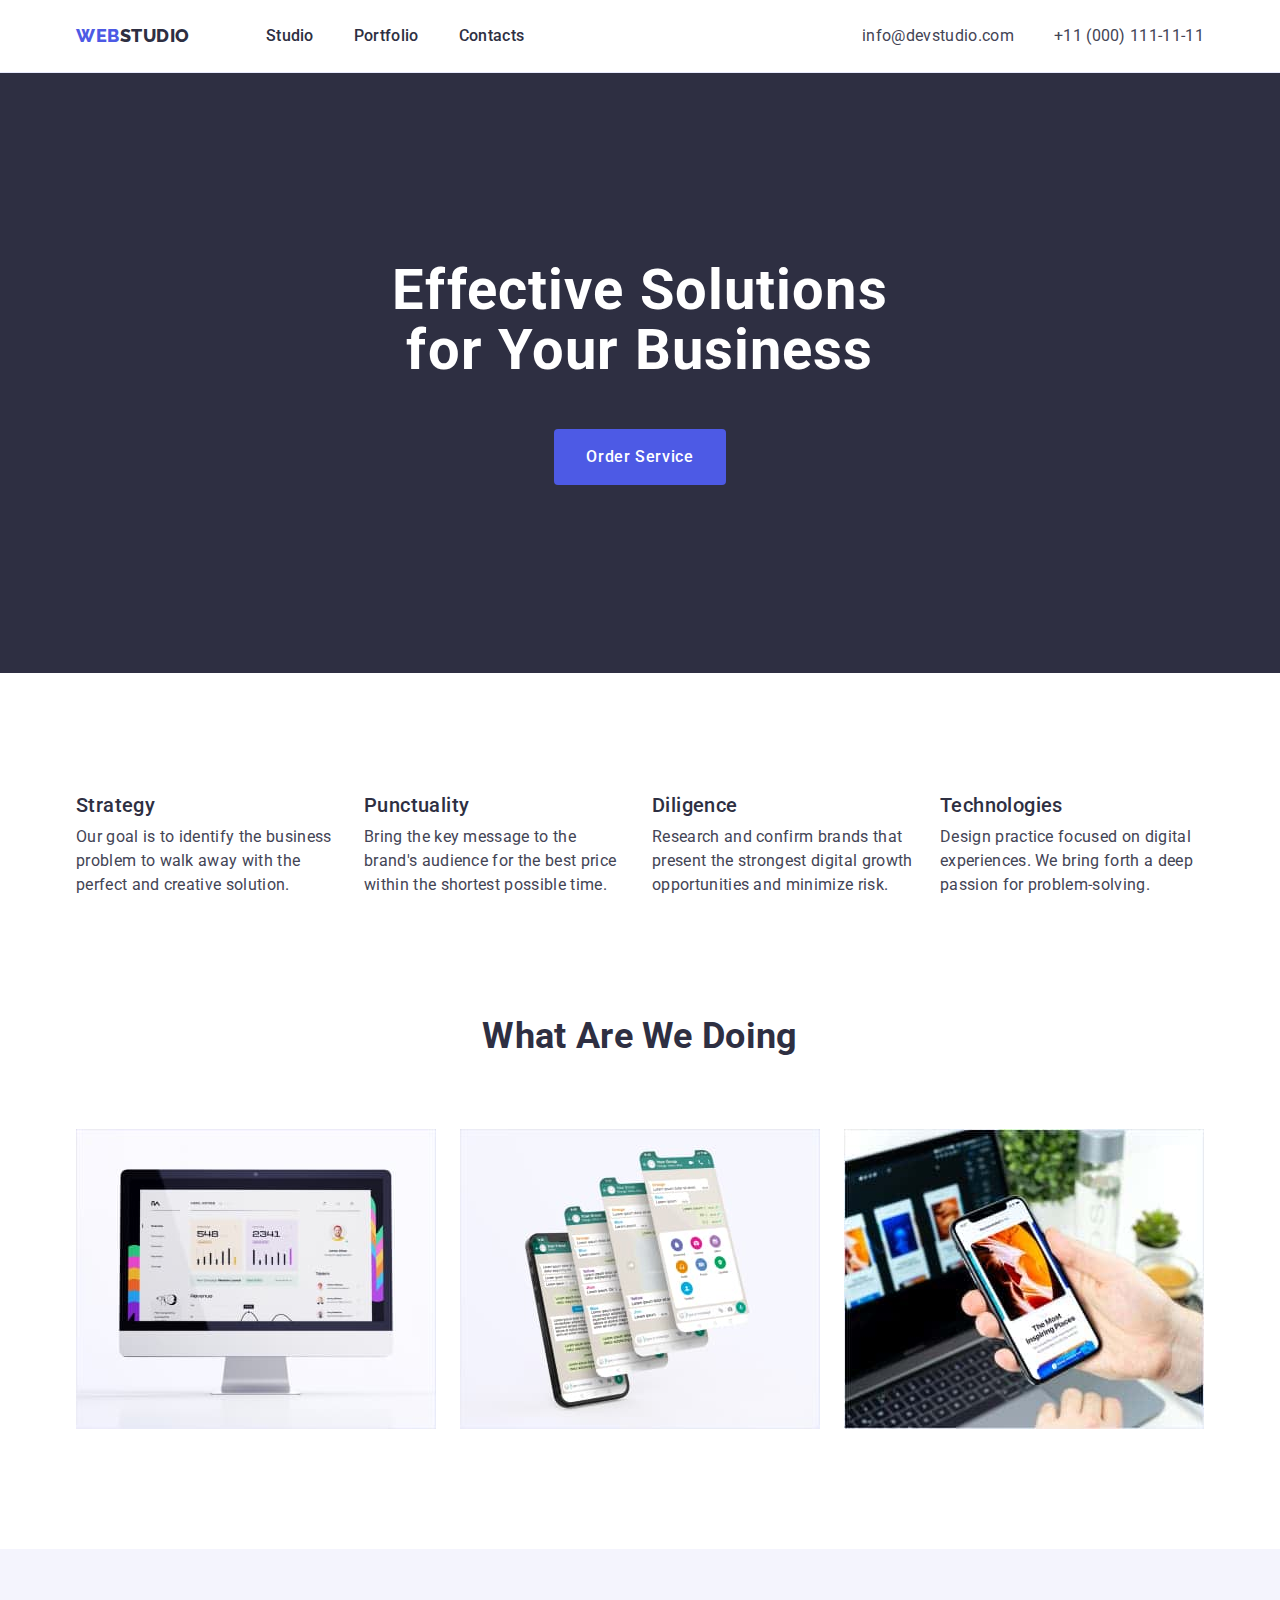
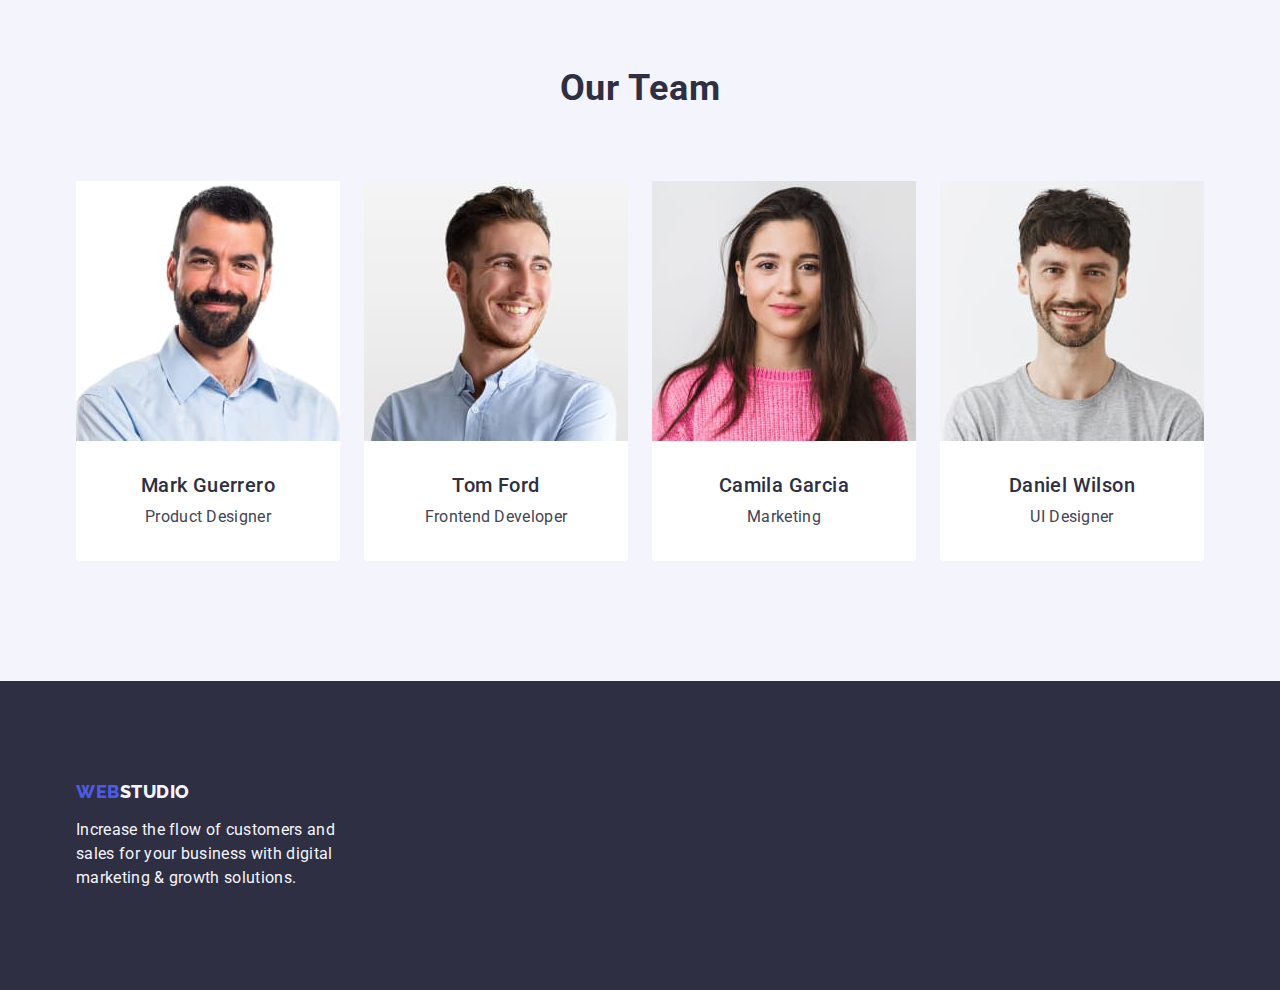
<file: index.html>
<!DOCTYPE html>
<html lang="en">
  <head>
    <meta charset="UTF-8" />
    <meta http-equiv="X-UA-Compatible" content="IE=edge" />
    <meta name="viewport" content="width=device-width, initial-scale=1.0" />
    <title>Web Studio</title>
    <link rel="preconnect" href="https://fonts.googleapis.com" />
    <link rel="preconnect" href="https://fonts.gstatic.com" crossorigin />
    <link
      href="https://fonts.googleapis.com/css2?family=Raleway:wght@800&family=Roboto:wght@400;500;700&display=swap"
      rel="stylesheet"
    />
    <link
      rel="stylesheet"
      href="https://cdnjs.cloudflare.com/ajax/libs/modern-normalize/2.0.0/modern-normalize.min.css"
    />
    <link rel="stylesheet" href="./css/styles.css" />
  </head>
  <body>

    <!-- HEADER -->
    <header class="header">
    <div class="container page-header-container">
    <nav class="navigation">
        <a class="logo link" href="./index.html">Web<span class="logo-studio">Studio</span></a>
        <ul class="menu list">
          <li class="menu-item"><a class="menu-link link" href="./index.html">Studio</a></li>
          <li class="menu-item"><a class="menu-link link" href="./portfolio.html">Portfolio</a></li>
          <li class="menu-item"><a class="menu-link link" href="">Contacts</a></li>
        </ul>
      </nav>
      <address class="contacts">
        <ul class="contacts-items list ">
          <li class="contacts-item"><a class="mailtel link" href="mailto:info@devstudio.com">info@devstudio.com</a></li>
          <li class="contacts-item"><a class="mailtel link" href="tel:+110001111111">+11 (000) 111-11-11</a></li>
        </ul>
      </address>
    </div>
    </header>

    <!-- HERO -->
    <main>
      
      <section class="hero">
        <div class="container container-hero">
        <h1 class="main-title">Effective Solutions for Your Business</h1>
        <button class="btn" type="button">Order Service</button>
        </div>
      </section>       
      
      <!-- ABOUT -->
      <section class="about">
        <div class="about-container container">
        <h2 class="visually-hidden">ABOUT</h2>
        <ul class="about-list list">
          <li class="about-item">
            <h3 class="item-title">Strategy</h3>
            <p class="about-text">
              Our goal is to identify the business problem to walk away with the
              perfect and creative solution.
            </p>
          </li>
          <li class="about-item">
            <h3 class="item-title">Punctuality</h3>
            <p class="about-text">
              Bring the key message to the brand's audience for the best price
              within the shortest possible time.
            </p>
          </li>
          <li class="about-item">
            <h3 class="item-title">Diligence</h3>
            <p class="about-text">
              Research and confirm brands that present the strongest digital
              growth opportunities and minimize risk.
            </p>
          </li>
          <li class="about-item">
            <h3 class="item-title">Technologies</h3>
            <p class="about-text">
              Design practice focused on digital experiences. We bring forth a
              deep passion for problem-solving.
            </p>
          </li>
        </ul>
        </div>
      </section>
<!--What are we doing  -->
      <section class="service">
        <div class="service-container container">
        <h2 class="about-title">What are we doing</h2>
        <ul class="list-images list">
          <li class="images-item"><img 
          src="./images/imac.jpg" 
            alt="imac photo" width="360" /></li>
          <li class="images-item"><img
          src="./images/phone-screen.jpg"
            alt="iphone screen"  width="360" /> </li>
          <li class="images-item">
            <img src="./images/iphone.jpg" 
            alt="iphone" width="360" /> </li>
        </ul>
      </div>
      </section>
     

      <!-- TEAM -->
      <section class="team">
        <div class="container">
        <h2 class="team-title">Our Team</h2>
        <ul class="team-list list">
          <li class="team-item">
            <img
              src="./images/product-designer.jpg"
              alt="Mark Guerrero product designer"
              width="264"
            /> <div class="names">
            <h3 class="team-names">Mark Guerrero</h3>
            <p class="team-text">Product Designer</p>
            </div>
          </li>
          <li class="team-item">
            <img
              src="./images/frontend-developer.jpg"
              alt="Tom Ford frontend developer"
              width="264"
            /> <div class="names">
            <h3 class="team-names">Tom Ford</h3>
            <p class="team-text">Frontend Developer</p>
            </div>
          </li>
          <li class="team-item">
            <img
              src="./images/marketing.jpg"
              alt="Camila Garcia Marketing"
              width="264"
            /> <div class="names">
            <h3 class="team-names">Camila Garcia</h3>
            <p class="team-text">Marketing</p>
            </div>
          </li>
          <li class="team-item">
            <img
              src="./images/ui-designer.jpg"
              alt="Daniel Wilson UI Designer"
              width="264"
            /> <div class="names">
            <h3 class="team-names">Daniel Wilson</h3>
            <p class="team-text">UI Designer</p>
            </div>
          </li>
        </ul>
        </div>
      </section>
    </main>
  
    <!-- FOOTER -->
    <footer class="footer">
      <div class="footer-container container">
      <a class="logo link" href="./index.html">Web<span class="logo-studio">Studio</span></a>
      <p class="footer-text">
        Increase the flow of customers and sales for your business with digital
        marketing & growth solutions.
      </p>
      </div>
    </footer>
  </body>
</html>
</file>
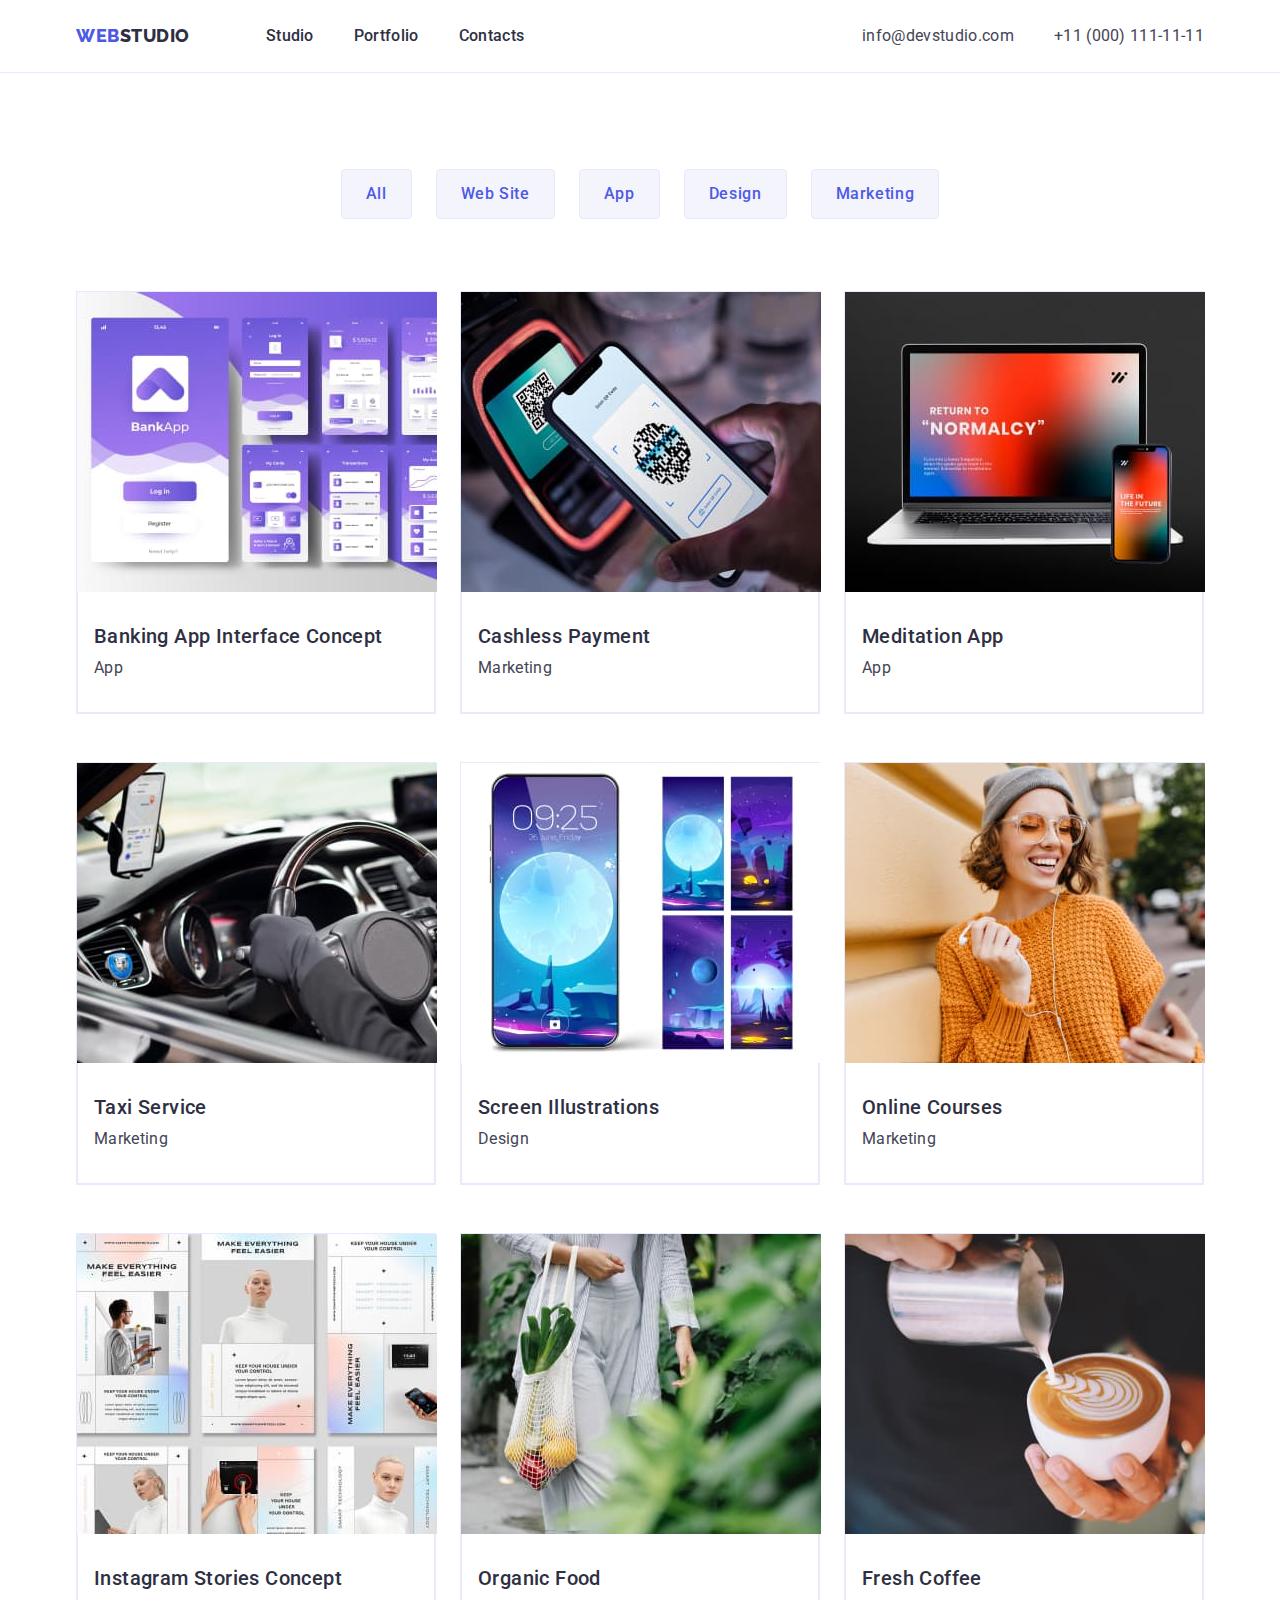
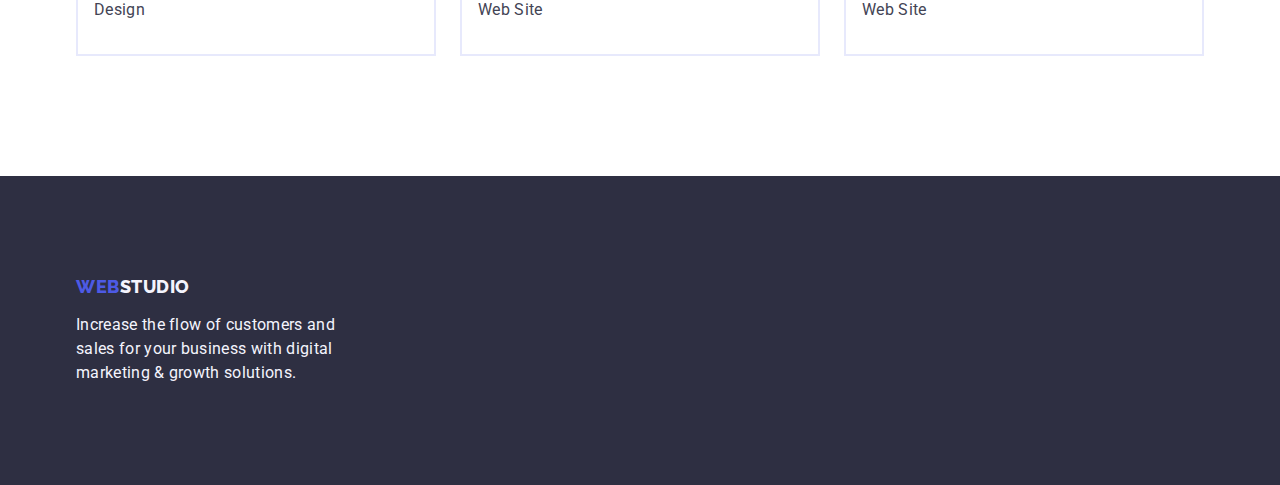
<file: portfolio.html>
<!DOCTYPE html>
<html lang="en">
  <head>
    <meta charset="UTF-8" />
    <meta http-equiv="X-UA-Compatible" content="IE=edge" />
    <meta name="viewport" content="width=device-width, initial-scale=1.0" />
    <title>Web Studio</title>
    <link rel="preconnect" href="https://fonts.googleapis.com" />
    <link rel="preconnect" href="https://fonts.gstatic.com" crossorigin />
    <link
      href="https://fonts.googleapis.com/css2?family=Raleway:wght@800&family=Roboto:wght@400;500;700&display=swap"
      rel="stylesheet"
    />
    <link
      rel="stylesheet"
      href="https://cdnjs.cloudflare.com/ajax/libs/modern-normalize/2.0.0/modern-normalize.min.css"
    />
    <link rel="stylesheet" href="./css/styles.css" />
  </head>
  <body>
<header class="header">
    <div class="container page-header-container">
    <nav class="navigation">
        <a class="logo link" href="./portfolio.html">Web<span class="logo-studio">Studio</span></a>
        <ul class="menu list">
          <li class="menu-item"><a class="menu-link link" href="./index.html">Studio</a></li>
          <li class="menu-item"><a class="menu-link link" href="./portfolio.html">Portfolio</a></li>
          <li class="menu-item"><a class="menu-link link" href="">Contacts</a></li>
        </ul>
      </nav>
      <address class="contacts">
        <ul class="contacts-items list ">
          <li class="contacts-item"><a class="mailtel link" href="mailto:info@devstudio.com">info@devstudio.com</a></li>
          <li class="contacts-item"><a class="mailtel link" href="tel:+110001111111">+11 (000) 111-11-11</a></li>
        </ul>
      </address>
    </div>
    </header>

    <!-- HERO -->
    <main>
      <section class="filter">
        <div class="container">
        <h1 class="visually-hidden">Web development services</h1>
        <ul class="filter-list list">
          <li class="filter-item"><button class="filter-btn" type="button">All</button></li>
          <li class="filter-item"><button class="filter-btn" type="button">Web Site</button></li>
          <li class="filter-item"><button class="filter-btn" type="button">App</button></li>
          <li class="filter-item"><button class="filter-btn" type="button">Design</button></li>
          <li class="filter-item"><button class="filter-btn" type="button">Marketing</button></li>
        </ul>
          

        <ul class="products-list list">
          <li class="container-item">
            <a class="products link" href="">
            <img class="products-image link"
              src="./images/banking-app-interface-concept.jpg"
              alt="Banking App Interface Concept"
              width="360"
              height="300"
            /> <div class="products-names">  
            <h2 class="products-titles">Banking App Interface Concept</h2>
            <p class="products-text" >App</p></div></a>
          </li>
          <li class="container-item">
            <a class="products link" href="">
            <img class="products-image link"
              src="./images/cashless-payment.jpg"
              alt="Pos terminal"
              width="360"
              height="300"
            /> <div class="products-names">
            <h2 class="products-titles" >Cashless Payment</h2>
            <p class="products-text" >Marketing</p></div></a>
          </li>
          <li class="container-item">
            <a class="products link" href="">
            <img class="products-image link"
              src="./images/meditation-app.jpg"
              alt="Laptop and smartphone"
              width="360"
              height="300"
            /> <div class="products-names">
            <h2 class="products-titles" >Meditation App</h2>
            <p class="products-text" >App</p></div></a>
          </li>
          <li class="container-item">
            <a class="products link" href="">
            <img class="products-image link"
              src="./images/taxi-service.jpg"
              alt="Taxi driver holding the helm"
              width="360"
              height="300"
            /> <div class="products-names">
            <h2 class="products-titles" >Taxi Service</h2>
            <p class="products-text" >Marketing</p></div></a>
          </li>
          <li class="container-item">
            <a class="products link" href="">
            <img class="products-image link"
              src="./images/screen-illustrations.jpg"
              alt="Smartphone screen"
              width="360"
              height="300"
            /> <div class="products-names">
            <h2 class="products-titles" >Screen Illustrations</h2>
            <p class="products-text" >Design</p></div></a>
          </li>
          <li class="container-item">
            <a class="products link" href="">
            <img class="products-image link"
              src="./images/online-courses.jpg"
              alt="Girl with smartphone"
              width="360"
              height="300"
            /> <div class="products-names">
            <h2 class="products-titles" >Online Courses</h2>
            <p class="products-text" >Marketing</p></div></a>
          </li>
          <li class="container-item">
            <a class="products link" href="">
            <img class="products-image link"
              src="./images/instagram-stories-concept.jpg"
              alt="Instagram stories"
              width="360"
              height="300"
            /> <div class="products-names">
            <h2 class="products-titles" >Instagram Stories Concept</h2>
            <p class="products-text" >Design</p></div></a>
          </li>
          <li class="container-item">
            <a class="products link" href="">
            <img class="products-image link"
              src="./images/organic-food.jpg"
              alt="Woman carries vegetables"
              width="360"
              height="300"
            /> <div class="products-names">
            <h2 class="products-titles" >Organic Food</h2>
            <p class="products-text" >Web Site</p></div></a>
          </li>
          <li class="container-item">
            <a class="products link" href="">
            <img class="products-image link"
              src="./images/fresh-coffee.jpg"
              alt="Cup of coffee"
              width="360"
              height="300"
            /> <div class="products-names">
            <h2 class="products-titles" >Fresh Coffee</h2>
            <p class="products-text" >Web Site</p></div></a>
          </li>
        </ul>
        </div>
      </section>
    </main>

    <!-- FOOTER -->
<footer class="footer">
      <div class="footer-container container">
      <a class="logo link" href="/portfolio.html">Web<span class="logo-studio">Studio</span></a>
      <p class="footer-text">
        Increase the flow of customers and sales for your business with digital
        marketing & growth solutions.
      </p>
      </div>
    </footer>
  </body>
</html>
</file>
<file: css/styles.css>
:root {
--primary-font:'Roboto', sans-serif;
--secondary-font:'Raleway', sans-serif;
--praimary-text-color: #434455;
--praimary-title-color: #2E2F42;
--border-btn-style: 1px solid #e7e9fc;
}

h1,
h2,
h3,
h4,
h5,
h6,
p {
margin-top: 0;
margin-bottom: 0;
}

ul, 
ol {
margin-top: 0;
margin-bottom: 0;
padding-left: 0;
}

img {
display: block;
}

button {
cursor: pointer;
}

.list {
list-style: none;
}

.link { 
text-decoration: none;
}

.container {
width: 1158px;
margin-left: auto;
margin-right: auto;
padding-left:  15px;
padding-right: 15px;
}

body {
font-family:'Roboto', sans-serif;
letter-spacing: 0.02em;
color: var(--praimary-text-color);
background-color: #FFFFFF;
}

/* =====COMPONENTS===== */
.logo {
margin-right: 76px;
font-family: var(--secondary-font);
font-style: normal;
font-weight: 800;
font-size: 18px;
line-height: 1.17;
letter-spacing: 0.03em;
text-transform: uppercase;
color: #4D5AE5;
}

.logo-studio {
font-family: var(--secondary-font);
font-style: normal;
font-weight: 800;
font-size: 18px;
line-height: 1.17;
letter-spacing: 0.03em;
text-transform: uppercase;
color: var(--praimary-title-color);
}

.footer .logo {
display: inline-block;
margin-bottom: 16px;
font-family: var(--secondary-font);
font-style: normal;
font-weight: 800;
font-size: 18px;
line-height: 1.17;
letter-spacing: 0.03em;
text-transform: uppercase;
color: #4D5AE5;
}

.footer .logo-studio {
font-family: var(--secondary-font);
font-style: normal;
font-weight: 800;
font-size: 18px;
line-height: 1.17;
letter-spacing: 0.03em;
text-transform: uppercase;
color: #F4F4FD;
}
/* =====/COMPONENTS===== */



/* ======HEADER======== */
.header {
border-bottom: var(--border-btn-style);
padding-top: 24px;
padding-bottom: 24px;}



.page-header-container {
display: flex;
align-items: center;
justify-content: space-between;
}

.navigation {
display: flex;
align-items: center;
}

.contacts {
font-style: normal;
color: var(--praimary-text-color)
}

.contacts-items {
display: flex;
    align-items: center;
}

.contacts-item:not(:last-child) {
margin-right: 40px;
}


.menu {
display: flex;
align-items: center;

font-weight: 500;
font-size: 16px;
line-height: 1.5;
color: var(--praimary-title-color);
}

.menu-item:not(:last-child) {
margin-right: 40px;
}

.menu-link {
color: var(--praimary-title-color);
padding: 24px 0;
}

.menu-link:hover,
.menu-link:focus {
color: #404BBF; }

.mailtel {
font-size: 16px;
line-height: 1.5;
color: var(--praimary-text-color)
}

.mailtel:hover,
.mailtel:focus {
color: #404BBF;
}

/* ======/HEADER======== */



/* ======HERO========= */
.hero {
background: var(--praimary-title-color);
padding: 188px 0;
}

.container-hero {
align-items: center;
}

.main-title {
max-width: 496px;
margin: 0 auto;
margin-bottom: 48px;
font-weight: 700;
font-size: 56px;
line-height: 1.07;
text-align: center;
letter-spacing: 0.02em;
color: #FFFFFF;
}

.btn {
display: block;
margin: 0 auto;
padding: 16px 32px;
min-width: 169px;

font-family: inherit;
font-weight: 500;
font-size: 16px;
line-height: 1.5;
letter-spacing: 0.04em;
color: #FFFFFF;
background: #4D5AE5;
border-radius: 4px;
border: none;
}

.btn:hover,
.btn:focus {
color: #FFFFFF;
background: #404BBF;
}


.filter-list{
display: flex;
margin-bottom: 72px;
justify-content: center;
gap: 24px;
}

.filter-btn {
padding: 12px 24px;
display: inline-block;
font-family: inherit;
font-weight: 500;
font-size: 16px;
line-height: 1.5;
letter-spacing: 0.04em;
color: #4D5AE5;
background-color: #F4F4FD;
border-radius: 4px;
border: var(--border-btn-style)
}

.filter-btn:hover,
.filter-btn:focus {
border: 1px solid transparent;
color: #FFFFFF;
background: #404BBF;}

.products-names {
padding: 32px 16px;
border: var(--border-btn-style);
border-top: none;
}


.products-titles {
margin-bottom: 8px;
font-weight: 500;
font-size: 20px;
line-height: 1.2;
letter-spacing: 0.02em;
color: var(--praimary-title-color);
}

.products-text {
font-size: 16px;
line-height: 1.5;
color: var(--praimary-text-color);
}

.filter {
padding-top: 96px;
padding-bottom: 120px;
}

.products-list {
display: flex;
flex-wrap: wrap;
    
}

.container-item {
/* width: calc((100%-48)/3); */
width: 360px;
margin-right: 24px;
margin-bottom: 48px;
border: var(--border-btn-style)
}

.container-item:nth-child(3n) {
    margin-right: 0;
}

.container-item:nth-last-child(-n+3){
    margin-bottom: 0;
}

.about {
padding: 120px 0
}

.visually-hidden {
position: absolute;
width: 1px;
height: 1px;
margin: -1px;
border: 0;
padding: 0;
white-space: nowrap;
clip-path: inset(100%);
clip: rect(0 0 0 0);
overflow: hidden;
}

.about-list {
display: flex;
gap: 24px;
}

.item-title {
margin-bottom: 8px;
font-weight: 500;
font-size: 20px;
line-height: 1.2;
letter-spacing: 0.02em;
color: var(--praimary-title-color);
}


.about-text {
font-size: 16px;
line-height: 1.5;
min-width: 264px
}
/* =====/ABOUT===== */


/*====WHAT WE ARE DOING====== */
.service {
padding-bottom: 120px;
}

.about-title {
margin-bottom: 72px;
font-weight: 700;
font-size: 36px;
line-height: 1.11;
text-align: center;
text-transform: capitalize;
color: var(--praimary-title-color);
}

.list-images {
display: flex;
gap: 24px;
}
/*====/WHAT WE ARE DOING====== */


/* =====TEAM===== */
.team{
padding: 120px 0;
background: #F4F4FD;
}


.team-list {
display: flex;
gap: 24px;
}

.team-item {
background-color:  #FFFFFF;
border-radius: 0px 0px 4px 4px;
}


.team-title {
margin-bottom: 72px;
font-weight: 700;
font-size: 36px;
line-height: 1.11;
text-align: center;
letter-spacing: 0.02em;
text-transform: capitalize;
color: var(--praimary-title-color);
}

.team-names {
align-items: center;
margin-bottom: 8px;
font-weight: 500;
font-size: 20px;
line-height: 1.2;
letter-spacing: 0.02em;
background-color: #FFFFFF;
color: var(--praimary-title-color);
}

.team-text {
font-size: 16px;
line-height: 1.5;
}

.names {
text-align: center;
padding:32px 16px;
}

/* =====/TEAM===== */


/* =====FOOTER===== */
.footer {
padding: 100px 0;
background: var(--praimary-title-color);
}


.footer-text {
font-weight: 400;
width: 264px ;
font-size: 16px;
line-height: 1.5;
color: #F4F4FD;              
}


/* =====/FOOTER===== */
</file>
